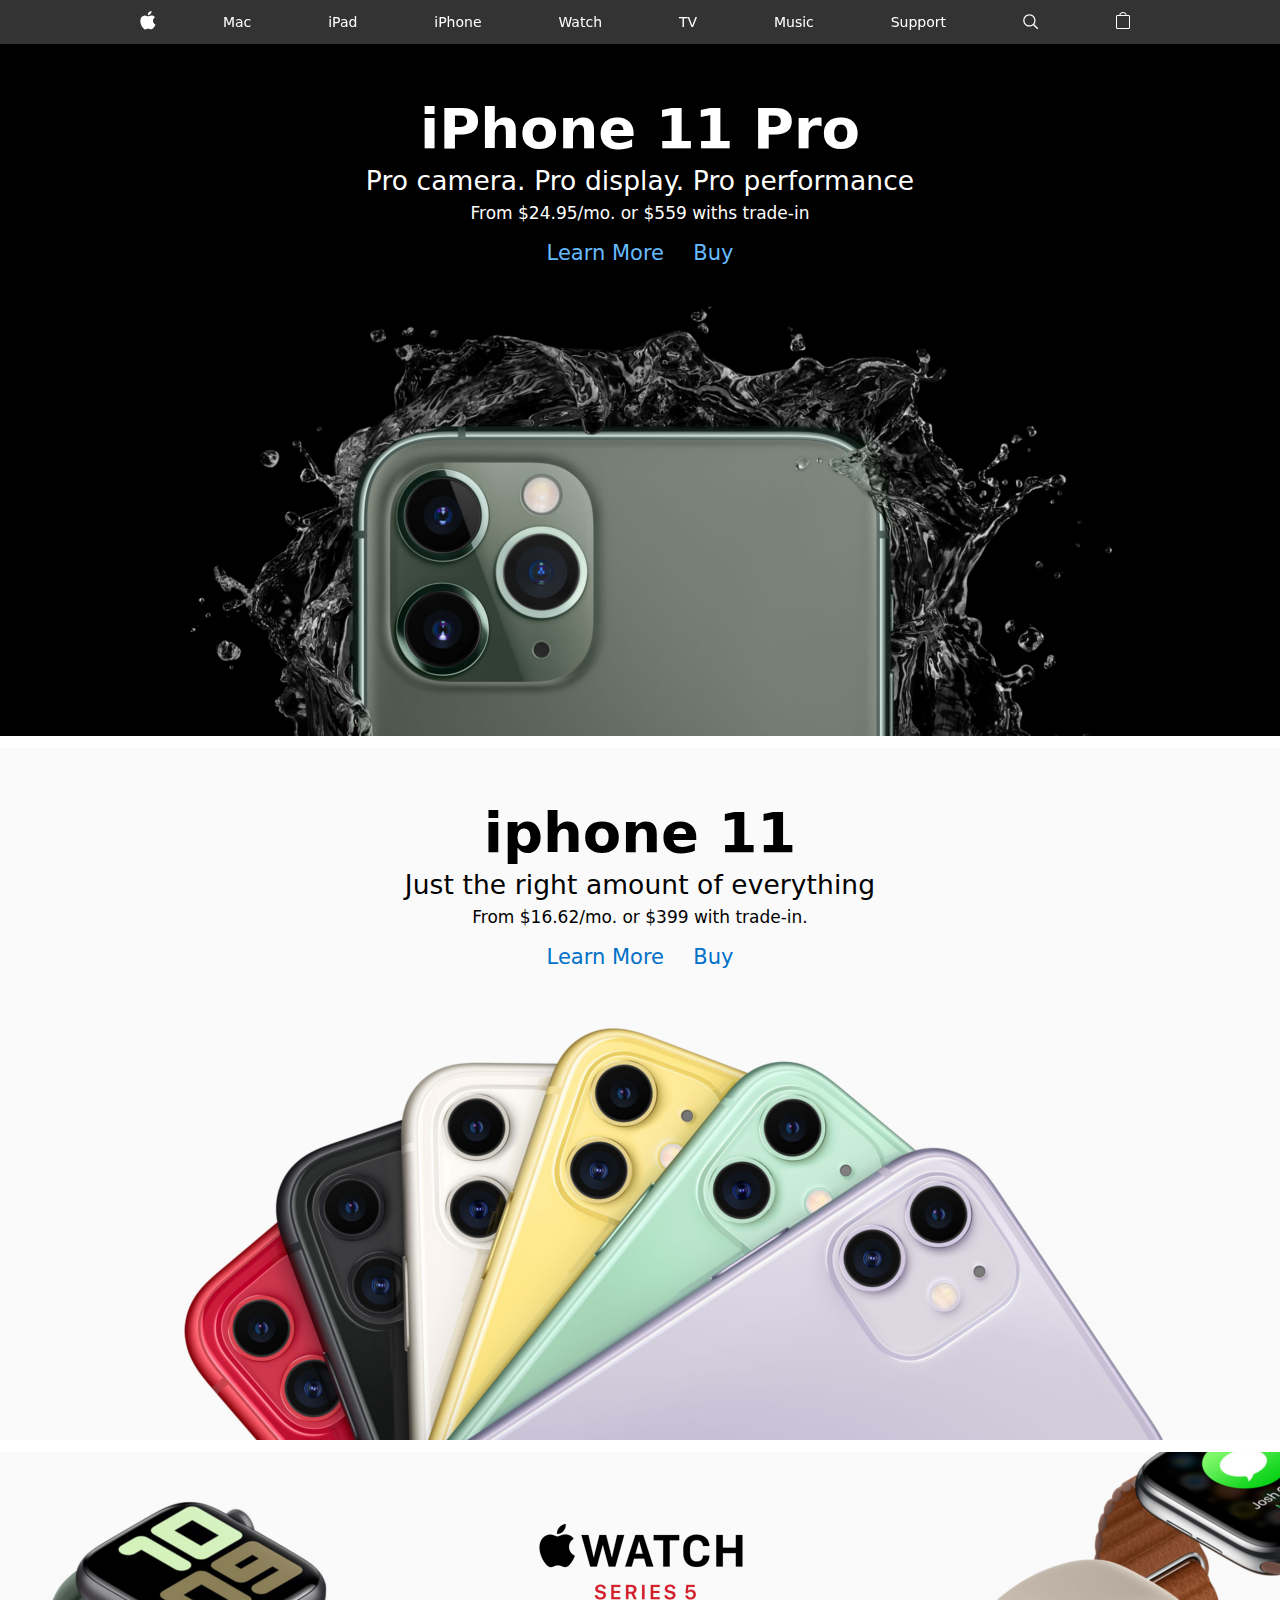
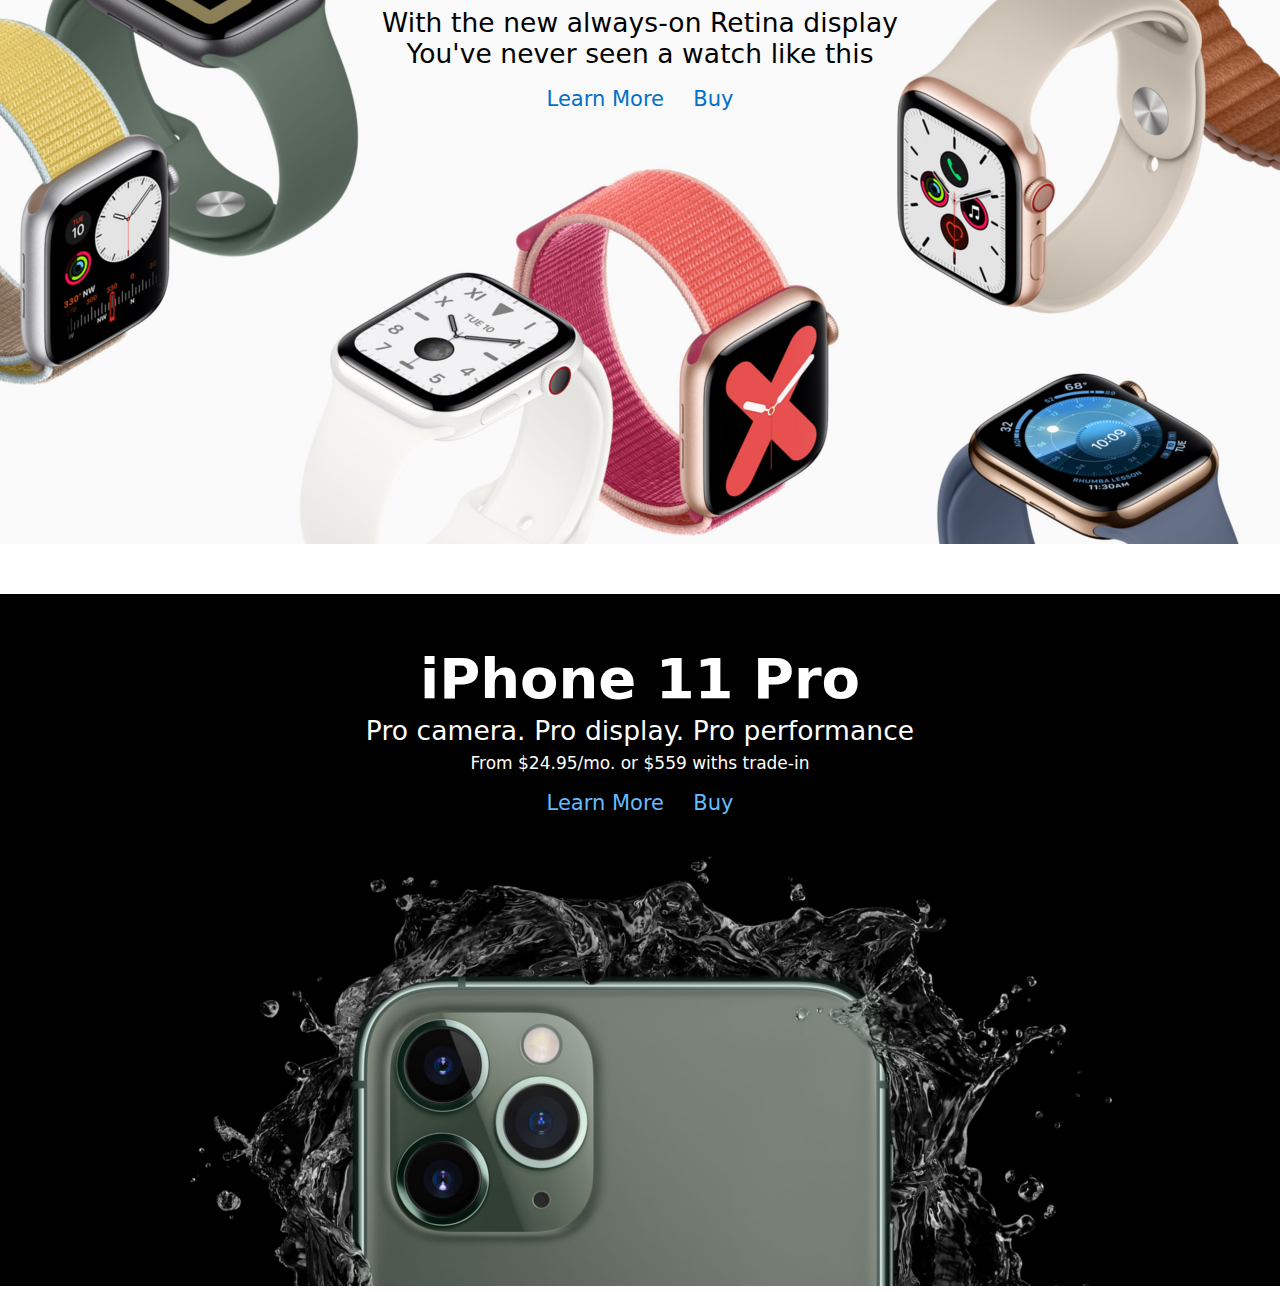
<file: index.html>
<!DOCTYPE html>
<html lang="en">
  <head>
    <meta charset="UTF-8" />
    <meta http-equiv="X-UA-Compatible" content="IE=edge" />
    <meta name="viewport" content="width=device-width, initial-scale=1.0" />
    <link rel="stylesheet" href="style.css" />
    <title>Apple</title>
  </head>
  <body>
    <header>
      <div class="container">
        <nav class="nav">
          <!-- smaller Screen Menu -->
          <ul class="nav-list nav-list-mobile">
            <li class="nav-item">
              <div class="mobile-menu">
                <span class="line line-top"> </span>

                <span class="line line-bottom"> </span>
              </div>
            </li>

            <li class="nav-item">
              <a href="index.html" class="nav-link nav-link-apple"></a>
            </li>

            <li class="nav-item">
              <a href="#" class="nav-link nav-link-bag"></a>
            </li>
          </ul>

          <!-- For Desktop and Tab Screen -->
          <ul class="nav-list nav-list-larger">
            <li class="nav-item nav-items-hidden">
              <a href="index.html" class="-nav-link nav-link-apple"></a>
            </li>

            <li class="nav-item">
              <a href="mac.html" class="nav-link">Mac</a>
            </li>

            <li class="nav-item">
              <a href="ipad.html" class="nav-link">iPad</a>
            </li>
            <li class="nav-item">
              <a href="iphone.html" class="nav-link">iPhone</a>
            </li>

            <li class="nav-item">
              <a href="watch.html" class="nav-link">Watch</a>
            </li>

            <li class="nav-item">
              <a href="tv.html" class="nav-link">TV</a>
            </li>

            <li class="nav-item">
              <a href="music.html" class="nav-link">Music</a>
            </li>

            <li class="nav-item">
              <a href="support.html" class="nav-link">Support</a>
            </li>

            <li class="nav-item">
              <a href="#" class="nav-link nav-link-search"></a>
            </li>

            <li class="nav-item nav-items-hidden">
              <a href="" class="nav-link nav-link-bag"></a>
            </li>
          </ul>
        </nav>
      </div>
    </header>

    <!-- This is section for blah blah blah-->
    <section class="hero iphone-11-pro">
      <div class="container">
        <div class="title">
          <h2 class="title-heading">iPhone 11 Pro</h2>
          <h3 class="title-sub-heading">
            Pro camera. Pro display. Pro performance
          </h3>
          <p class="title-price">From $24.95/mo. or $559 withs trade-in</p>
        </div>
        <div class="cta">
          <a href="" class="cta-link">Learn More</a>
          <a href="" class="cta-link">Buy</a>
        </div>
      </div>
    </section>

    <section class="hero iphone-11">
      <div class="container">
        <div class="title title-dark">
          <h2 class="title-heading title-heading-dark">iphone 11</h2>
          <h3 class="title-sub-heading title-sub-heading-dark">
            Just the right amount of everything
          </h3>
          <p class="title-price title-price-dark">
            From $16.62/mo. or $399 with trade-in.
          </p>
        </div>
        <div class="cta">
          <a href="" class="cta-link cta-link-darker">Learn More</a>
          <a href="" class="cta-link cta-link-darker">Buy</a>
        </div>
      </div>
    </section>

    <section class="hero watch">
      <div class="container">
        <div class="title title-dark">
          <h2 class="title-heading-watch title-heading-dark"></h2>
          <h3 class="title-sub-heading title-sub-heading-dark">
            With the new always-on Retina display <br />
            You've never seen a watch like this
          </h3>
        </div>
        <div class="cta">
          <a href="" class="cta-link cta-link-darker">Learn More</a>
          <a href="" class="cta-link cta-link-darker">Buy</a>
        </div>
      </div>
    </section>

    <section class="hero iphone-11-pro">
      <div class="container">
        <div class="title">
          <h2 class="title-heading">iPhone 11 Pro</h2>
          <h3 class="title-sub-heading">
            Pro camera. Pro display. Pro performance
          </h3>
          <p class="title-price">From $24.95/mo. or $559 withs trade-in</p>
        </div>
        <div class="cta">
          <a href="" class="cta-link">Learn More</a>
          <a href="" class="cta-link">Buy</a>
        </div>
      </div>

      <h1>hello world</h1>
    </section>
    <script src="script.js"></script>
  </body>
</html>
</file>
<file: style.css>
/* *,
*::before,
*::after {
  margin: 0;
  padding: 0;
}

html {
  font-size: 10px;
  font-family: system-ui, -apple-system, BlinkMacSystemFont, "Segoe UI", Roboto,
    Oxygen, Ubuntu, Cantarell, "Open Sans", "Helvetica Neue", sans-serif;
}

a {
  display: block;
  text-decoration: none;
}

.container {
  max-width: 98rem;
  margin: 0 auto;
  padding: 0.2.2rem;
}

header {
  position: fixed;
  top: 0;
  width: 100%;
  z-index: 1400;
  height: 4.4rem;
  background-color: rgb(0, 0, 0, 0.8);
  backdrop-filter: blur(2rem);
}
.nav-list {
  list-style: none;
  display: flex;
  justify-content: space-between;
  margin: 0 -1rem;
  align-items: center;
}

.nav-list-mobile {
  display: none;
}

.nav-link {
  font-size: 1.4rem;
  color: #fff;
  padding: 0 1rem;
  transition: opacity 0.5s;
}

.nav-link:hover {
  opacity: 0.7;
}

.nav-link-apple {
  width: 1.6rem;
  background: url("images/icons/apple.svg") center no-repeat;
  height: 4.4rem;
}

.nav-link-search {
  width: 1.6rem;
  background: url("images/icons/search.svg") center no-repeat;
  height: 4.4rem;
}

.nav-link-bag {
  width: 1.6rem;
  background: url("images/icons/bag.svg") center no-repeat;
  height: 4.4rem;
}

.iPhone-11-pro {
  background: url("images/hero/iphone-11-pro/iphone_11_pro_large.jpg");
  margin-top: 4.4rem;
}

.hero {
  height: 69.2rem;
  background-size: auto 73.6rem;
  background-position: center;
  background-repeat: no-repeat;
  border-top: 0.6rem solid #fff;
  border-bottom: 0.6rem solid #fff;
}

.title {
  color: #fff;
  color: #fff;
  text-align: center;
  padding-top: 5.5rem;
}

.title-heading {
  font-size: 5.6rem;
  line-height: 1.07143;
  letter-spacing: -0.005rem;
}

.title-sub-heading {
  font-size: 2.65rem;
  margin-top: 0.6rem;
  letter-spacing: 0.008rem;
  font-weight: 400;
}

.title-price {
  font-size: 1.7rem;
  color: #fff;
  margin-top: 0.68rem;
}

.cta {
  text-align: center;
  margin-top: 1.8rem;
} */


*,
*::before,
*::after{
    margin: 0;
    padding: 0;
}

html{
    font-size: 10px;
    font-family: system-ui, -apple-system, BlinkMacSystemFont, 'Segoe UI', Roboto, Oxygen, Ubuntu, Cantarell, 'Open Sans', 'Helvetica Neue', sans-serif;
}

a{
    display: block;
    text-decoration: none;

}

.container{
    max-width: 98rem;
    margin: 0 auto;
    padding: 0 2.2rem;

}

header{
    position: fixed;
    top: 0;
    width: 100%;
    z-index: 1400;
    height: 4.4rem;
    background-color: rgb(0, 0, 0, 0.8);
    backdrop-filter: blur(2rem);

}


.nav-list{
    list-style: none;
    display: flex;
    align-items: center;
    justify-content: space-between;
    margin: 0 -1rem
}

.nav-list-mobile{

    display: none;
}

.nav-link{
    font-size: 1.4rem;
    color: #fff;
    padding: 0 1rem;
    transition: opacity 0.5;
}


.nav-link:hover{
    opacity: 0.7;
}


.nav-link-apple{
    width: 1.6rem;
    background: url("images/icons/apple.svg") center no-repeat;
    height: 4.4rem;
}

.nav-link-search{
    width: 1.6rem;
    background: url("images/icons/search.svg") center no-repeat;
    height: 4.4rem;
}

.nav-link-bag{
    width: 1.4rem;
    background: url("images/icons/bag.svg") center no-repeat;
    height: 4.4rem;
}


.iphone-11-pro{

    background: url("images/hero/iphone-11-pro/iphone_11_pro_large.jpg");
    margin-top: 4.4rem;
}






.title{

    color: #fff;
    text-align: center;
    padding-top: 5.5rem;
}

.title-heading{
    font-size: 5.6rem;
    line-height: 1.07143;
    letter-spacing: -0.005rem;
}

.title-sub-heading{
    font-size: 2.65rem;
    margin-top: 0.6rem;
    letter-spacing: 0.008rem;
    font-weight: 400;

}


.title-price{

    font-size: 1.7rem;
    color:#fff;
    margin-top: 0.68rem;
}


.cta{
    text-align: center;
    margin-top: 1.8rem;

}

.cta-link{
    color: #66bbff;
    font-size: 2.1rem;
    display: inline-block;
}


.cta-link:nth-child(2){
    margin-left: 2.6rem;
}



.cta-link:hover{
    border-bottom: 2px solid #66bbff;
}

.iphone-11{

    background: url("images/hero/iphone-11/iphone_11_large.jpg");
}

.title-dark{
    color: #fff;
}


.cta-link-darker{
    color: #0070c9;
}



.cta-link-darker:hover{
    border-bottom-color: #0070c9;
}


.watch{
    background: url("images/hero/watch/watch_large.jpg");
}


.title-heading-watch{
    height: 7.8rem;
    background: url("images/hero/watch/logo_watch_large.png") center no-repeat;
    background-size: auto 7.8rem;
    margin-top: 1.6rem;
}




.hero{
    height: 69.2rem;
    background-size: auto 73.6rem;
    background-position: center;
    background-repeat: no-repeat;
    border-top: 0.6rem solid #fff;
    border-bottom: 0.6rem solid #fff;
}

.iphone-11-pro{
    border-top: none;
}

/* SCREEN SIZE MEDIUM (TABLET) */
@media screen and (max-width : 1068px){
    .iphone-11-pro{
        background: url("images/hero/iphone-11-pro/iphone_11_pro_medium.jpg");
    }
    .iphone-11{
        background: url("images/hero/iphone-11/iphone_11_medium.jpg");
    }

    .watch{
        background: url("images/hero/watch/watch_medium.jpg")
    }

    .hero{
        height: 65rem;
        background-size: auto 69.8rem;
        background-position: bottom center;
        background-repeat: no-repeat;
    }

    .title-heading{
        font-size: 4.4rem;
    }
    .title-sub-heading{
         font-size: 2.4rem;
    }

    .cta-link:nth-child(2){
        margin-left: 2rem;
    }


    .title-heading-watch{
        height: 6.2rem;
        background: url("images/hero/watch/logo_watch_medium.png") center no-repeat;
        background-size: auto 6.2rem;
    }




}


/* SCREEN SIZE MOBILE VIEW (when device goes less than 767px */

@media screen and (max-width : 767px){

        header{
            height: 4.8rem;
            transition: background 0.36s cubic-bezier(0.32, 0.08, 0.24, 1),
                                 height 0.56s cubic-bezier(0.32, 0.08, 0.24, 1);
        }

        header .container{
                padding: 0;
        }


        .iphone-11-pro{
            margin-top: 4.8rem;
        } 

        

        .nav-list{
            margin-top: 0;
        }

        .nav-list-mobile{
            display: flex;
            
        }

        .nav-item{
            width: 4.8rem;
            height: 4.8rem;
            display: flex;
            justify-content: center;
        }
        
        .nav-items-hidden{
            display: none;
        }

        .mobile-menu{
            position: relative;
            z-index: 1500;
            width: 100%;
            height: 100%;
            display: flex;
            flex-direction: column;
            align-items: center;
            justify-content: center;
            cursor: pointer;
        
        }

        .line{
            position: absolute;
            width: 1.7rem;
            height: 1px;
            background-color: #fff;
            transition: margin-top 0.3192s cubic-bezier(0.04, 0.04, 0.12, 0.96);
        }

        .line-top{
            margin-top: 3px;

        }

        .line-bottom{
            margin-top: -0.4rem;
        }

        .active .line-top{
            margin-top: 0;
            transform: rotate(45deg);
            transition: transform 0.3192s cubic-bezier(0.04, 0.04, 0.12, 0.96);
        }

        .active .line-bottom {
            margin-top: 0;
            transform: rotate(-45deg);
            transition: transform 0.3192s cubic-bezier(0.04, 0.04, 0.12, 0.96);
        }

        header.active{
            height: 100%;
            background-color: #000;
        }

        .nav-link-apple{
            width: 1.8rem;
            height: 1.8rem;
            position: relative;
            z-index: 1500;
        }

        .nav-link-bag{
            width: 1.6rem;
            height: 4.8rem;
            transition: opacity 3s;
        }

        .nav{
            position: relative;
        }

        .nav-link{
            font-size: 1.7rem;
            padding: 0;
            margin: auto 0;
        }


        .nav-list-larger{

            position: fixed;
            top: 0;
            left: 0;
            width: 0;
            height: 0;
            display: block;
            padding: 10.5rem 5rem;
            z-index: 1000;
            box-sizing: border-box;
            opacity: 0;
            visibility: hidden;
            transition: opacity 0.3s;
        }


            .active .nav-list-larger{
                width: 100%;
                height: 100vh;
                opacity: 1;
                visibility: visible;
            }


            .active .nav-link-bag{
                opacity: 0;
                transition: opacity 0.3s;
            }

            .nav-list-larger .nav-item{
                    width: 100%;
                    justify-content: flex-start;
                    border-bottom: 2px solid rgb(255, 255,2550, 0.1);
            }

            .nav-list-larger .nav-item:nth-child(9){
                border-bottom: none;
            }


            .active .nav-list-larger .nav-item{
                animation: fade 1s ease-in;
            }

            @keyframes fade {
                from{
                    opacity: 0;
                }

                to{
                    opacity: 1;
                }
            }

    }


    @media screen and (max-width : 735px){
        .iphone-11-pro{
            background: url("images/hero/iphone-11-pro/iphone_11_pro_small.jpg");
        }
        .iphone-11{
            background: url("images/hero/iphone-11/iphone_11_small.jpg");
        }
    
        .watch{
            background: url("images/hero/watch/watch_small.jpg")
        }
    
        .hero{
            height: 50rem;
            background-size: auto 54.8rem;
            background-position: bottom center;
            background-repeat: no-repeat;
        }

        .title{
            padding-top: 3.7rem;
        }

        .title-heading{
            font-size: 3.2rem;
        }



        .title-sub-heading{
            font-size: 1.9rem;
        }

        .title-heading-watch{
            margin-top: -0.5rem;
            margin-bottom: 0;
        }

        .title-price{
            font-size: 1.4rem;
        }

        .cta{
            margin-top: 0.7rem;
        }

        .cta-link{
            font-size: 1.9rem;
        }



    }


    .title-heading-dark{
        color: #000;
    }

    .title-sub-heading-dark{
        color: #000;
    }

    .title-price-dark{
        color: #000;
    }
</file>
